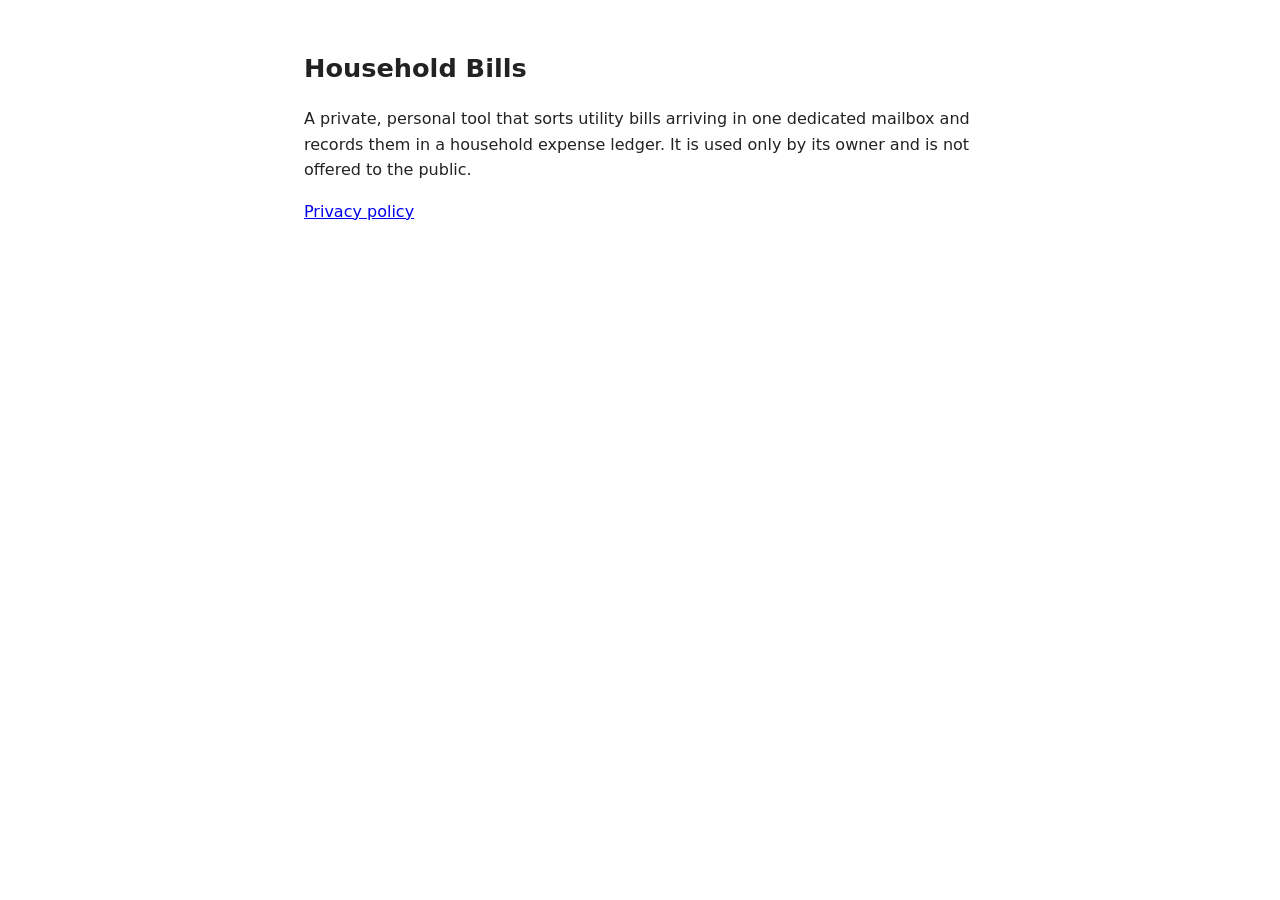
<file: index.html>
<!doctype html>
<html lang="en">
<head>
<meta charset="utf-8">
<meta name="viewport" content="width=device-width, initial-scale=1">
<title>Household Bills</title>
<meta name="robots" content="noindex">
<link rel="stylesheet" href="style.css">
</head>
<body>
<h1>Household Bills</h1>
<p>A private, personal tool that sorts utility bills arriving in one dedicated mailbox and records them in a
household expense ledger. It is used only by its owner and is not offered to the public.</p>
<p><a href="privacy.html">Privacy policy</a></p>
</body>
</html>
</file>
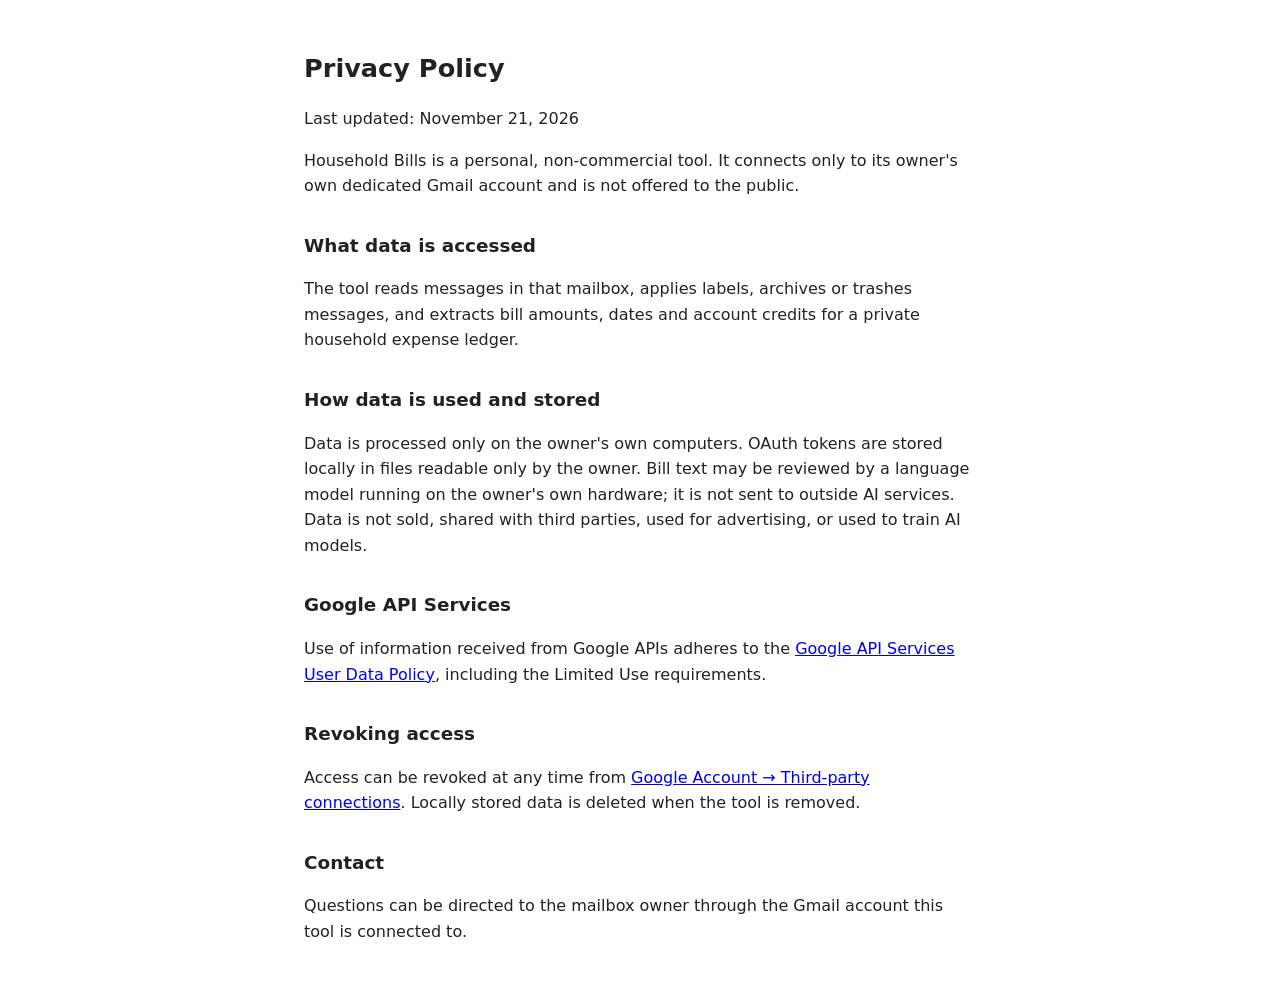
<file: privacy.html>
<!doctype html>
<html lang="en">
<head>
<meta charset="utf-8">
<meta name="viewport" content="width=device-width, initial-scale=1">
<title>Privacy Policy · Household Bills</title>
<meta name="robots" content="noindex">
<link rel="stylesheet" href="style.css">
</head>
<body>
<h1>Privacy Policy</h1>
<p>Last updated: November 21, 2026</p>

<p>Household Bills is a personal, non-commercial tool. It connects only to its owner's own dedicated Gmail
account and is not offered to the public.</p>

<h2>What data is accessed</h2>
<p>The tool reads messages in that mailbox, applies labels, archives or trashes messages, and extracts bill
amounts, dates and account credits for a private household expense ledger.</p>

<h2>How data is used and stored</h2>
<p>Data is processed only on the owner's own computers. OAuth tokens are stored locally in files readable
only by the owner. Bill text may be reviewed by a language model running on the owner's own hardware; it is
not sent to outside AI services. Data is not sold, shared with third parties, used for advertising, or used
to train AI models.</p>

<h2>Google API Services</h2>
<p>Use of information received from Google APIs adheres to the
<a href="https://developers.google.com/terms/api-services-user-data-policy">Google API Services User Data
Policy</a>, including the Limited Use requirements.</p>

<h2>Revoking access</h2>
<p>Access can be revoked at any time from
<a href="https://myaccount.google.com/permissions">Google Account → Third-party connections</a>.
Locally stored data is deleted when the tool is removed.</p>

<h2>Contact</h2>
<p>Questions can be directed to the mailbox owner through the Gmail account this tool is connected to.</p>
</body>
</html>
</file>
<file: style.css>
body { font: 16px/1.6 system-ui, sans-serif; max-width: 42rem; margin: 3rem auto; padding: 0 1.25rem; color: #222; background: #fff; }
@media (prefers-color-scheme: dark) { body { color: #ddd; background: #111; } a { color: #8ab4f8; } }
h1 { font-size: 1.6rem; } h2 { font-size: 1.15rem; margin-top: 2rem; }
</file>
